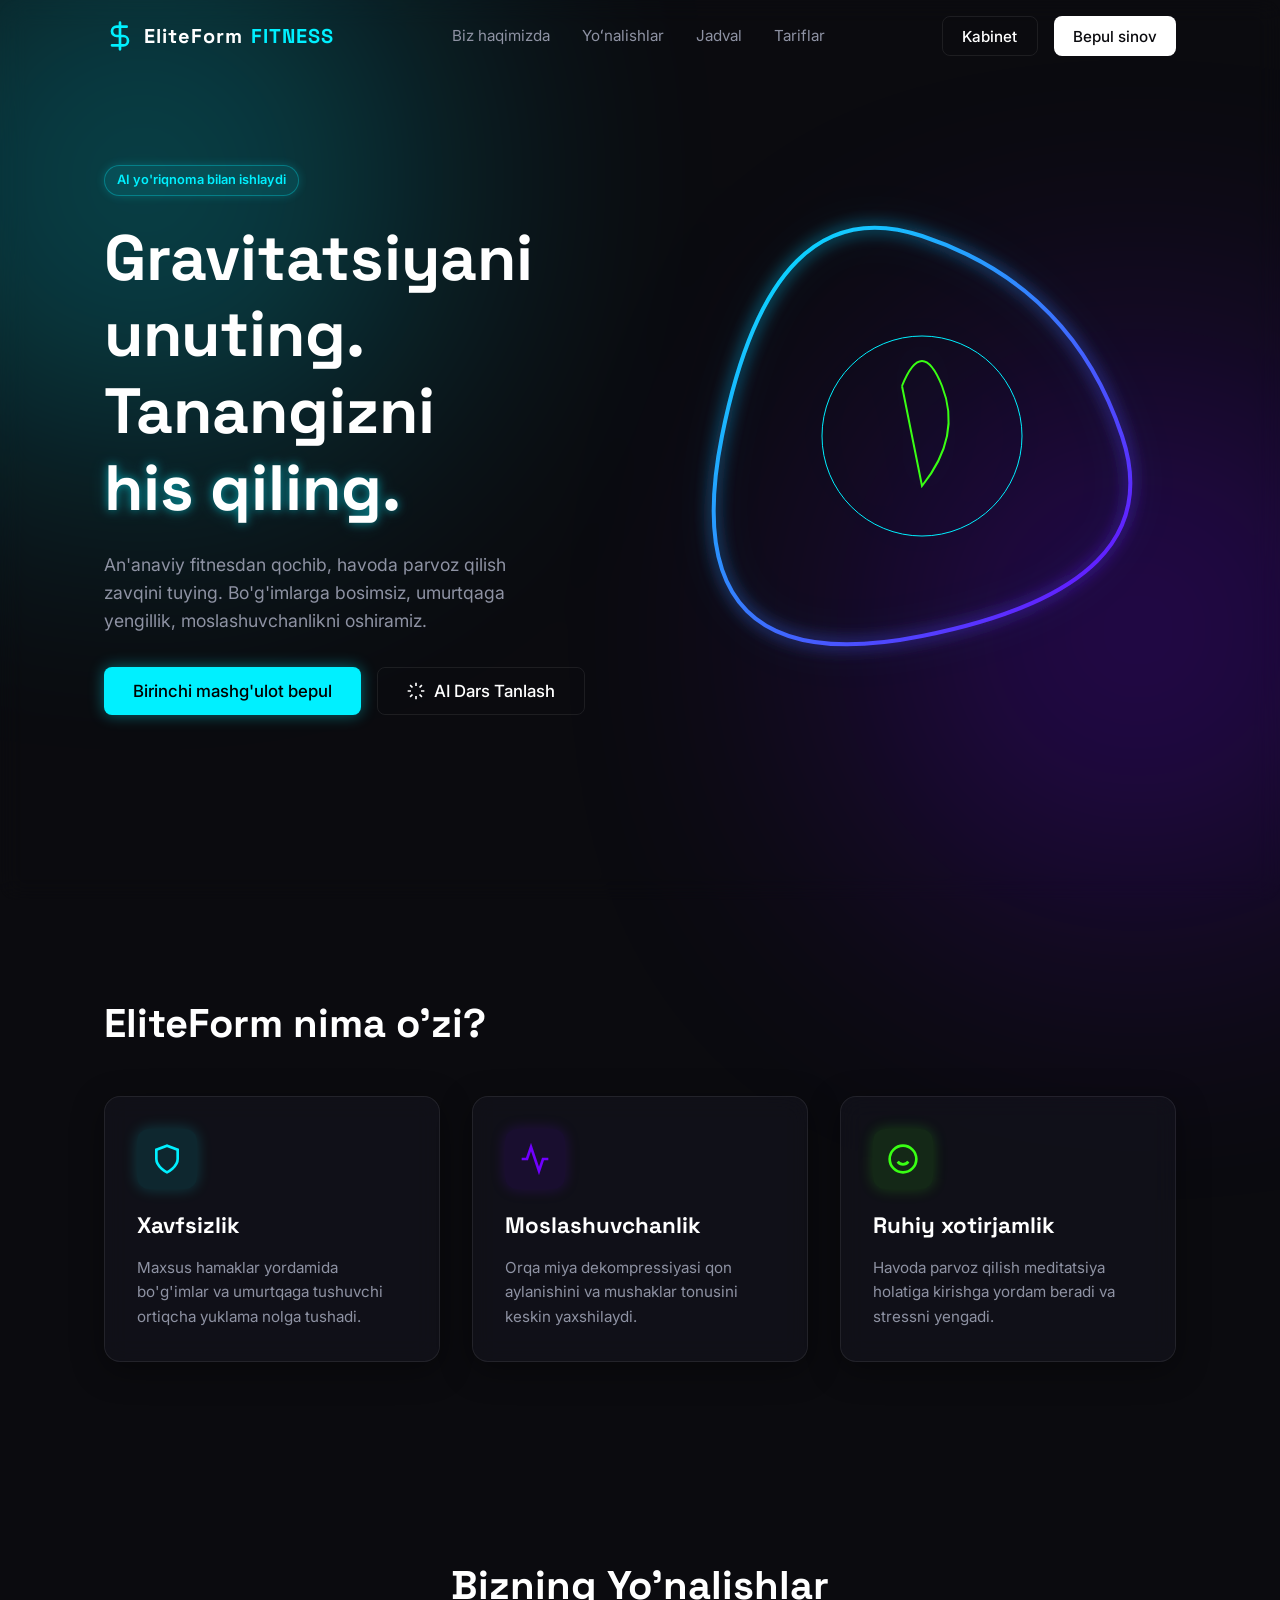
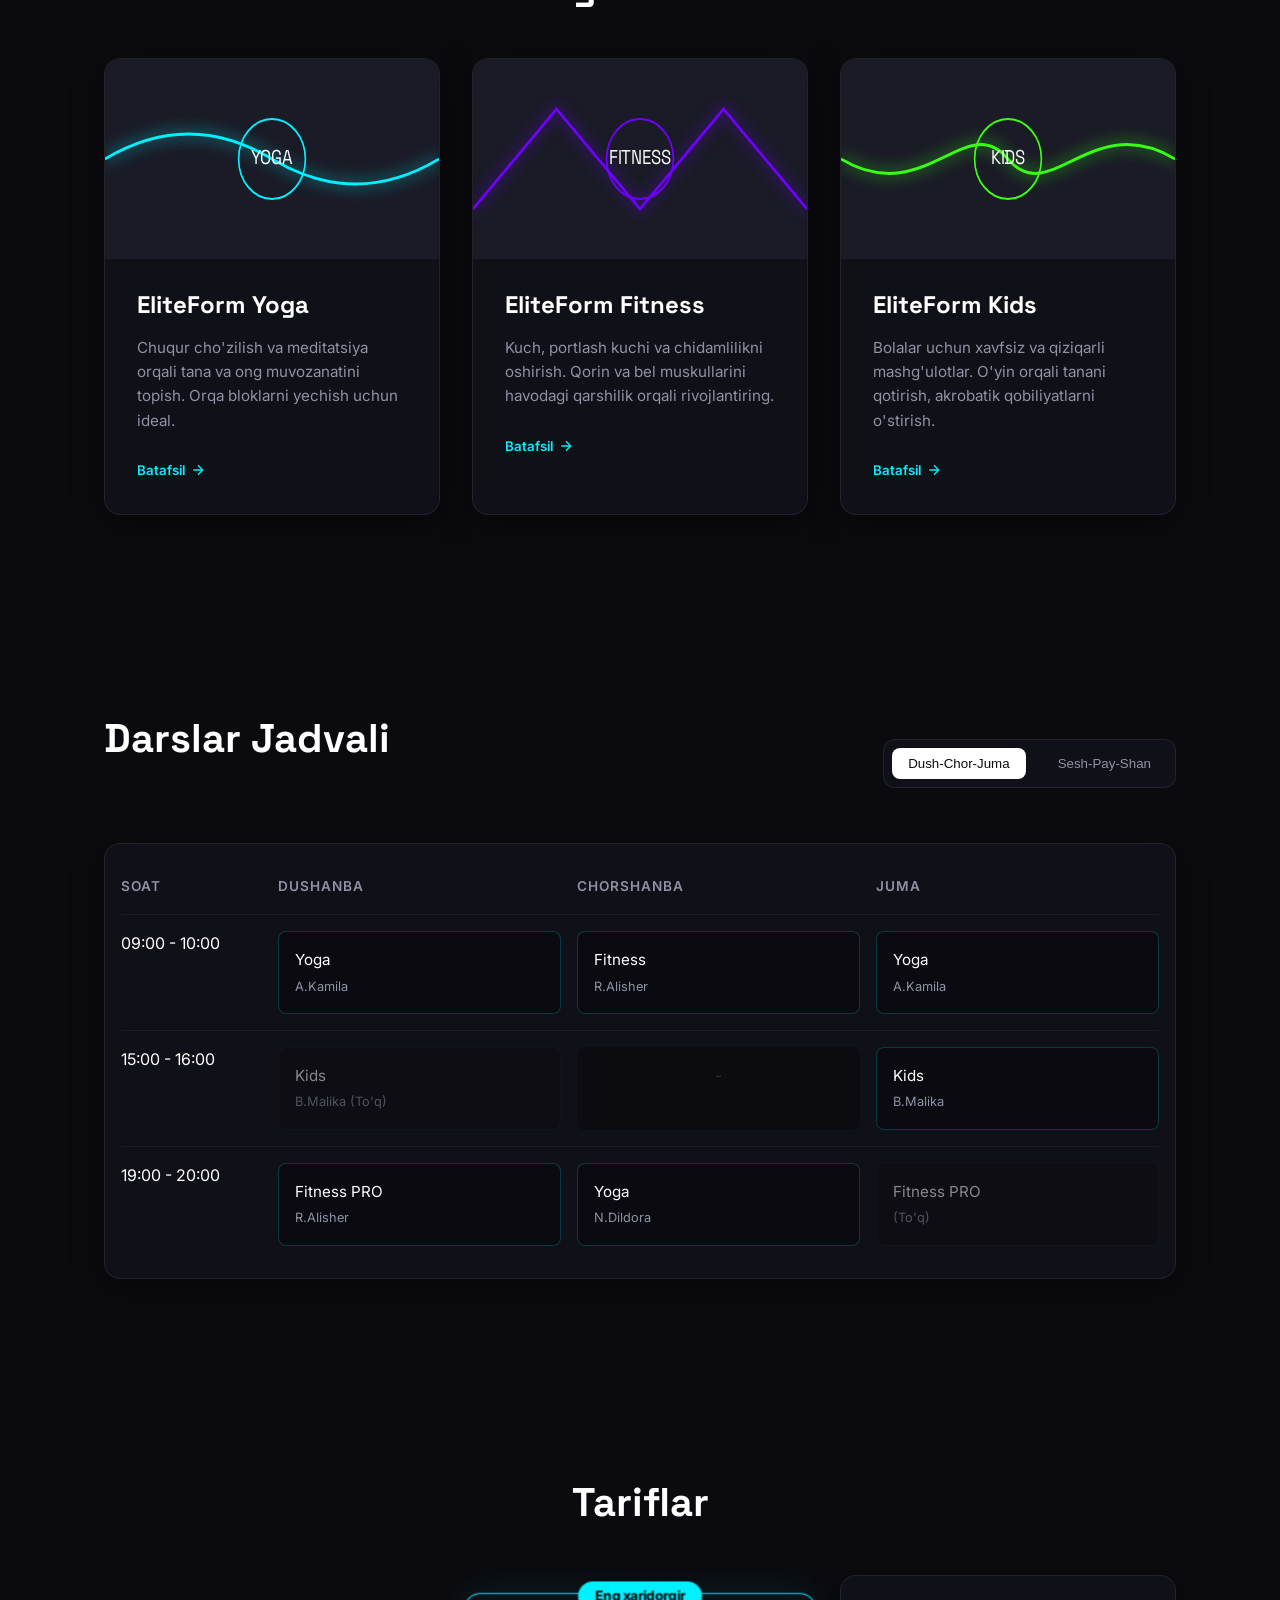
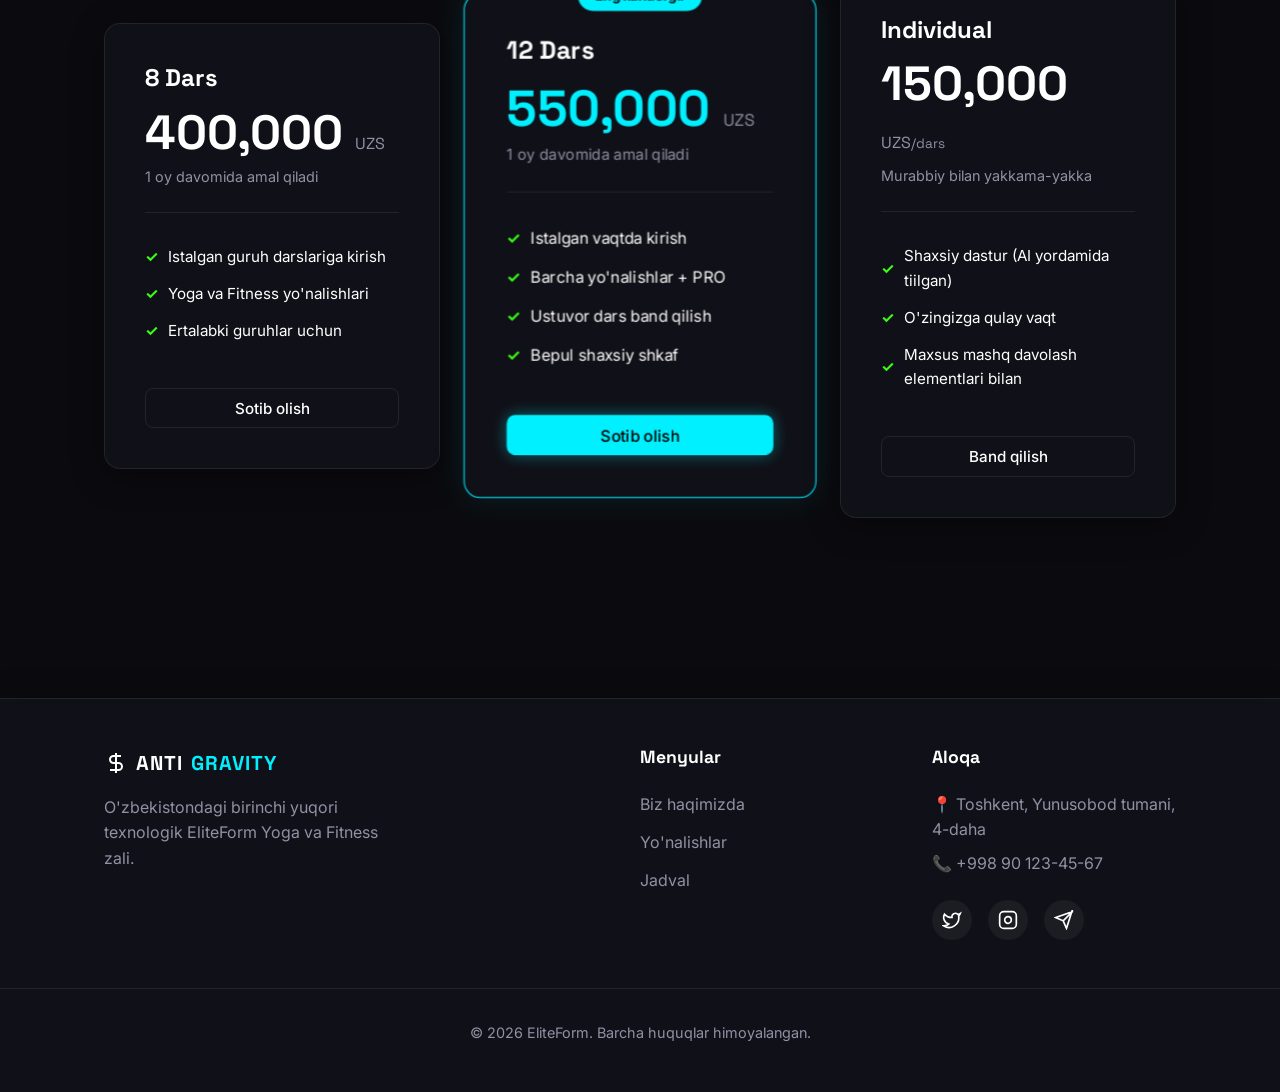
<file: index.html>
<!DOCTYPE html>
<html lang="en">

<head>
    <meta charset="UTF-8">
    <meta name="viewport" content="width=device-width, initial-scale=1.0">
    <meta name="description"
        content="EliteForm Fitness - Gravitatsiyani unuting va tanangizni his qiling. Maxsus havo yogasi va fitness markazi.">
    <title>EliteForm Fitness</title>
    <!-- Fonts: Space Grotesk / Inter -->
    <link rel="preconnect" href="https://fonts.googleapis.com">
    <link rel="preconnect" href="https://fonts.gstatic.com" crossorigin>
    <link
        href="https://fonts.googleapis.com/css2?family=Inter:wght@300;400;500;600&family=Space+Grotesk:wght@400;500;700&display=swap"
        rel="stylesheet">
    <link rel="stylesheet" href="./css/style.css">
    <!-- Google OAuth Script -->
    <script src="https://accounts.google.com/gsi/client" async defer></script>
</head>

<body>
    <!-- Background Decor Elements -->
    <div class="bg-glow glow-blue"></div>
    <div class="bg-glow glow-violet"></div>

    <!-- Navigation -->
    <nav class="navbar" id="navbar">
        <div class="container nav-content">
            <a href="#" class="logo">
                <svg width="32" height="32" viewBox="0 0 24 24" fill="none" stroke="currentColor" stroke-width="2"
                    stroke-linecap="round" stroke-linejoin="round" class="logo-icon">
                    <path d="M12 2v20M17 5H9.5a3.5 3.5 0 0 0 0 7h5a3.5 3.5 0 0 1 0 7H6" />
                </svg>
                EliteForm<span class="text-accent">FITNESS</span>
            </a>
            <ul class="nav-links">
                <li><a href="#about">Biz haqimizda</a></li>
                <li><a href="#directions">Yoʻnalishlar</a></li>
                <li><a href="#schedule">Jadval</a></li>
                <li><a href="#membership">Tariflar</a></li>
            </ul>
            <div class="nav-actions">
                <button class="btn btn-outline" id="btn-login">Kabinet</button>
                <button class="btn btn-primary" id="btn-hero-cta">Bepul sinov</button>
            </div>
            <!-- Mobile Menu Toggle -->
            <button class="mobile-menu-btn" id="mobile-menu-btn">
                <svg width="24" height="24" viewBox="0 0 24 24" fill="none" stroke="currentColor" stroke-width="2">
                    <path d="M3 12h18M3 6h18M3 18h18" />
                </svg>
            </button>
        </div>
    </nav>

    <!-- Hero Section -->
    <section class="hero glass-panel" id="home">
        <div class="container hero-container">
            <div class="hero-content">
                <div class="badge glow-badge">AI yo'riqnoma bilan ishlaydi</div>
                <h1 class="hero-title">Gravitatsiyani unuting. <br> Tanangizni <span class="text-glow">his
                        qiling.</span></h1>
                <p class="hero-desc">An'anaviy fitnesdan qochib, havoda parvoz qilish zavqini tuying. Bo'g'imlarga
                    bosimsiz, umurtqaga yengillik, moslashuvchanlikni oshiramiz.</p>
                <div class="hero-btns">
                    <button class="btn btn-primary btn-large glow-btn" id="btn-primary-cta">Birinchi mashg'ulot
                        bepul</button>
                    <button class="btn btn-outline btn-large" id="btn-ai-guide">
                        <svg width="20" height="20" viewBox="0 0 24 24" fill="none" stroke="currentColor"
                            stroke-width="2">
                            <path
                                d="M12 2v4m0 12v4M4.93 4.93l2.83 2.83m8.48 8.48l2.83 2.83M2 12h4m12 0h4M4.93 19.07l2.83-2.83m8.48-8.48l2.83-2.83" />
                        </svg>
                        AI Dars Tanlash
                    </button>
                </div>
            </div>
            <div class="hero-visual">
                <!-- Abstract Premium SVG Illustration -->
                <svg viewBox="0 0 500 500" class="hero-svg-art" xmlns="http://www.w3.org/2000/svg">
                    <defs>
                        <linearGradient id="grad1" x1="0%" y1="0%" x2="100%" y2="100%">
                            <stop offset="0%" style="stop-color:#00F0FF;stop-opacity:1" />
                            <stop offset="100%" style="stop-color:#7000FF;stop-opacity:1" />
                        </linearGradient>
                        <filter id="glow">
                            <feGaussianBlur stdDeviation="8" result="coloredBlur" />
                            <feMerge>
                                <feMergeNode in="coloredBlur" />
                                <feMergeNode in="SourceGraphic" />
                            </feMerge>
                        </filter>
                    </defs>
                    <path class="animated-path float" d="M250,50 Q400,100 450,250 T250,450 T50,250 T250,50 Z"
                        fill="none" stroke="url(#grad1)" stroke-width="4" filter="url(#glow)" />
                    <circle cx="250" cy="250" r="100" fill="none" stroke="#00F0FF" stroke-width="1"
                        class="pulse-circle" />
                    <path d="M 230 200 Q 250 150 270 200 T 250 300 Q 230 200 230 200" fill="none" stroke="#39FF14"
                        stroke-width="2" class="float-delay" />
                </svg>
            </div>
        </div>
    </section>

    <!-- About Section -->
    <section class="about" id="about">
        <div class="container fade-in">
            <h2 class="section-title">EliteForm nima o'zi?</h2>
            <div class="about-grid">
                <div class="about-card glass-panel">
                    <div class="icon-wrap glow-blue-icon">
                        <svg width="32" height="32" viewBox="0 0 24 24" fill="none" stroke="currentColor"
                            stroke-width="2">
                            <path d="M12 22s8-4 8-10V5l-8-3-8 3v7c0 6 8 10 8 10z" />
                        </svg>
                    </div>
                    <h3>Xavfsizlik</h3>
                    <p>Maxsus hamaklar yordamida bo'g'imlar va umurtqaga tushuvchi ortiqcha yuklama nolga tushadi.</p>
                </div>
                <div class="about-card glass-panel">
                    <div class="icon-wrap glow-violet-icon">
                        <svg width="32" height="32" viewBox="0 0 24 24" fill="none" stroke="currentColor"
                            stroke-width="2">
                            <path d="M22 12h-4l-3 9L9 3l-3 9H2" />
                        </svg>
                    </div>
                    <h3>Moslashuvchanlik</h3>
                    <p>Orqa miya dekompressiyasi qon aylanishini va mushaklar tonusini keskin yaxshilaydi.</p>
                </div>
                <div class="about-card glass-panel">
                    <div class="icon-wrap glow-green-icon">
                        <svg width="32" height="32" viewBox="0 0 24 24" fill="none" stroke="currentColor"
                            stroke-width="2">
                            <circle cx="12" cy="12" r="10" />
                            <path d="M8 14s1.5 2 4 2 4-2 4-2" />
                            <line x1="9" y1="9" x2="9.01" y2="9" />
                            <line x1="15" y1="9" x2="15.01" y2="9" />
                        </svg>
                    </div>
                    <h3>Ruhiy xotirjamlik</h3>
                    <p>Havoda parvoz qilish meditatsiya holatiga kirishga yordam beradi va stressni yengadi.</p>
                </div>
            </div>
        </div>
    </section>

    <!-- Directions Section -->
    <section class="directions" id="directions">
        <div class="container fade-in">
            <h2 class="section-title text-center">Bizning Yo'nalishlar</h2>
            <div class="cards-grid">
                <!-- Card 1 -->
                <div class="dir-card glass-panel group">
                    <div class="card-image-wrap">
                        <svg width="100%" height="200" viewBox="0 0 400 200" preserveAspectRatio="none">
                            <rect width="400" height="200" fill="#1A1B26" />
                            <path d="M0,100 Q100,50 200,100 T400,100" fill="none" stroke="#00F0FF" stroke-width="3"
                                filter="drop-shadow(0 0 8px #00F0FF)" />
                            <circle cx="200" cy="100" r="40" fill="none" stroke="#00F0FF" stroke-width="2" />
                            <text x="200" y="105" fill="#fff" font-size="20" font-family="Space Grotesk"
                                text-anchor="middle">YOGA</text>
                        </svg>
                    </div>
                    <div class="card-content">
                        <h3>EliteForm Yoga</h3>
                        <p>Chuqur cho'zilish va meditatsiya orqali tana va ong muvozanatini topish. Orqa bloklarni
                            yechish uchun ideal.</p>
                        <button class="link-btn">Batafsil <svg viewBox="0 0 24 24" width="16" height="16" fill="none"
                                stroke="currentColor" stroke-width="2">
                                <path d="M5 12h14M12 5l7 7-7 7" />
                            </svg></button>
                    </div>
                </div>
                <!-- Card 2 -->
                <div class="dir-card glass-panel group border-violet">
                    <div class="card-image-wrap">
                        <svg width="100%" height="200" viewBox="0 0 400 200" preserveAspectRatio="none">
                            <rect width="400" height="200" fill="#1A1B26" />
                            <path d="M0,150 L100,50 L200,150 L300,50 L400,150" fill="none" stroke="#7000FF"
                                stroke-width="3" filter="drop-shadow(0 0 8px #7000FF)" />
                            <circle cx="200" cy="100" r="40" fill="none" stroke="#7000FF" stroke-width="2" />
                            <text x="200" y="105" fill="#fff" font-size="20" font-family="Space Grotesk"
                                text-anchor="middle">FITNESS</text>
                        </svg>
                    </div>
                    <div class="card-content">
                        <h3>EliteForm Fitness</h3>
                        <p>Kuch, portlash kuchi va chidamlilikni oshirish. Qorin va bel muskullarini havodagi qarshilik
                            orqali rivojlantiring.</p>
                        <button class="link-btn text-violet">Batafsil <svg viewBox="0 0 24 24" width="16" height="16"
                                fill="none" stroke="currentColor" stroke-width="2">
                                <path d="M5 12h14M12 5l7 7-7 7" />
                            </svg></button>
                    </div>
                </div>
                <!-- Card 3 -->
                <div class="dir-card glass-panel group border-green">
                    <div class="card-image-wrap">
                        <svg width="100%" height="200" viewBox="0 0 400 200" preserveAspectRatio="none">
                            <rect width="400" height="200" fill="#1A1B26" />
                            <path d="M0,100 C100,150 150,50 200,100 S300,50 400,100" fill="none" stroke="#39FF14"
                                stroke-width="3" filter="drop-shadow(0 0 8px #39FF14)" />
                            <circle cx="200" cy="100" r="40" fill="none" stroke="#39FF14" stroke-width="2" />
                            <text x="200" y="105" fill="#fff" font-size="20" font-family="Space Grotesk"
                                text-anchor="middle">KIDS</text>
                        </svg>
                    </div>
                    <div class="card-content">
                        <h3>EliteForm Kids</h3>
                        <p>Bolalar uchun xavfsiz va qiziqarli mashg'ulotlar. O'yin orqali tanani qotirish, akrobatik
                            qobiliyatlarni o'stirish.</p>
                        <button class="link-btn text-green">Batafsil <svg viewBox="0 0 24 24" width="16" height="16"
                                fill="none" stroke="currentColor" stroke-width="2">
                                <path d="M5 12h14M12 5l7 7-7 7" />
                            </svg></button>
                    </div>
                </div>
            </div>
        </div>
    </section>

    <!-- Schedule Section -->
    <section class="schedule" id="schedule">
        <div class="container fade-in">
            <div class="schedule-header">
                <h2 class="section-title">Darslar Jadvali</h2>
                <div class="calendar-controls">
                    <button class="cal-btn active">Dush-Chor-Juma</button>
                    <button class="cal-btn">Sesh-Pay-Shan</button>
                </div>
            </div>

            <div class="schedule-table glass-panel">
                <div class="table-row table-head">
                    <div>Soat</div>
                    <div>Dushanba</div>
                    <div>Chorshanba</div>
                    <div>Juma</div>
                </div>
                <div class="table-row">
                    <div class="time">09:00 - 10:00</div>
                    <div class="slot bookable" data-lesson="Yoga (A.Kamila)">Yoga <span
                            class="slot-trainer">A.Kamila</span></div>
                    <div class="slot bookable" data-lesson="Fitness (R.Alisher)">Fitness <span
                            class="slot-trainer">R.Alisher</span></div>
                    <div class="slot bookable" data-lesson="Yoga (A.Kamila)">Yoga <span
                            class="slot-trainer">A.Kamila</span></div>
                </div>
                <div class="table-row">
                    <div class="time">15:00 - 16:00</div>
                    <div class="slot full">Kids <span class="slot-trainer">B.Malika (To'q)</span></div>
                    <div class="slot empty">-</div>
                    <div class="slot bookable" data-lesson="Kids (B.Malika)">Kids <span
                            class="slot-trainer">B.Malika</span></div>
                </div>
                <div class="table-row">
                    <div class="time">19:00 - 20:00</div>
                    <div class="slot bookable" data-lesson="Fitness PRO (R.Alisher)">Fitness PRO <span
                            class="slot-trainer">R.Alisher</span></div>
                    <div class="slot bookable" data-lesson="Yoga (N.Dildora)">Yoga <span
                            class="slot-trainer">N.Dildora</span></div>
                    <div class="slot full">Fitness PRO <span class="slot-trainer">(To'q)</span></div>
                </div>
            </div>
        </div>
    </section>

    <!-- Membership / Pricing -->
    <section class="membership" id="membership">
        <div class="container fade-in">
            <h2 class="section-title text-center">Tariflar</h2>
            <div class="pricing-grid">
                <!-- Basic -->
                <div class="pricing-card glass-panel">
                    <h4>8 Dars</h4>
                    <div class="price">400,000 <span>UZS</span></div>
                    <p class="price-desc">1 oy davomida amal qiladi</p>
                    <ul class="features-list">
                        <li>Istalgan guruh darslariga kirish</li>
                        <li>Yoga va Fitness yo'nalishlari</li>
                        <li>Ertalabki guruhlar uchun</li>
                    </ul>
                    <button class="btn btn-outline w-100 btn-pay" data-plan="8_dars">Sotib olish</button>
                </div>
                <!-- VIP / Pro -->
                <div class="pricing-card glass-panel highlight border-blue relative">
                    <div class="popular-badge">Eng xaridorgir</div>
                    <h4>12 Dars</h4>
                    <div class="price text-accent">550,000 <span>UZS</span></div>
                    <p class="price-desc">1 oy davomida amal qiladi</p>
                    <ul class="features-list">
                        <li>Istalgan vaqtda kirish</li>
                        <li>Barcha yo'nalishlar + PRO</li>
                        <li>Ustuvor dars band qilish</li>
                        <li>Bepul shaxsiy shkaf</li>
                    </ul>
                    <button class="btn btn-primary w-100 glow-btn btn-pay" data-plan="12_dars">Sotib olish</button>
                </div>
                <!-- Individual -->
                <div class="pricing-card glass-panel">
                    <h4>Individual</h4>
                    <div class="price">150,000 <span>UZS</span><span class="per-lesson">/dars</span></div>
                    <p class="price-desc">Murabbiy bilan yakkama-yakka</p>
                    <ul class="features-list">
                        <li>Shaxsiy dastur (AI yordamida tiilgan)</li>
                        <li>O'zingizga qulay vaqt</li>
                        <li>Maxsus mashq davolash elementlari bilan</li>
                    </ul>
                    <button class="btn btn-outline w-100 btn-pay" data-plan="individual">Band qilish</button>
                </div>
            </div>
        </div>
    </section>

    <!-- Footer -->
    <footer class="footer border-top glass-panel">
        <div class="container footer-content">
            <div class="footer-brand">
                <a href="#" class="logo">
                    <svg width="24" height="24" viewBox="0 0 24 24" fill="none" stroke="currentColor" stroke-width="2">
                        <path d="M12 2v20M17 5H9.5a3.5 3.5 0 0 0 0 7h5a3.5 3.5 0 0 1 0 7H6" />
                    </svg>
                    ANTI<span class="text-accent">GRAVITY</span>
                </a>
                <p>O'zbekistondagi birinchi yuqori texnologik EliteForm Yoga va Fitness zali.</p>
            </div>
            <div class="footer-links">
                <h4>Menyular</h4>
                <ul>
                    <li><a href="#about">Biz haqimizda</a></li>
                    <li><a href="#directions">Yo'nalishlar</a></li>
                    <li><a href="#schedule">Jadval</a></li>
                </ul>
            </div>
            <div class="footer-contact">
                <h4>Aloqa</h4>
                <p>📍 Toshkent, Yunusobod tumani, 4-daha</p>
                <p>📞 +998 90 123-45-67</p>
                <div class="social-icons">
                    <a href="#" class="social-link"><svg width="20" height="20" viewBox="0 0 24 24" fill="none"
                            stroke="currentColor" stroke-width="2">
                            <path
                                d="M22 4s-.7 2.1-2 3.4c1.6 10-9.4 17.3-18 11.6 2.2.1 4.4-.6 6-2C3 15.5.5 9.6 3 5c2.2 2.6 5.6 4.1 9 4-.9-4.2 4-6.6 7-3.8 1.1 0 3-1.2 3-1.2z" />
                        </svg></a>
                    <a href="#" class="social-link"><svg width="20" height="20" viewBox="0 0 24 24" fill="none"
                            stroke="currentColor" stroke-width="2">
                            <rect x="2" y="2" width="20" height="20" rx="5" ry="5" />
                            <path d="M16 11.37A4 4 0 1 1 12.63 8 4 4 0 0 1 16 11.37z" />
                            <line x1="17.5" y1="6.5" x2="17.51" y2="6.5" />
                        </svg></a>
                    <!-- Telegram Icon -->
                    <a href="#" class="social-link"><svg width="20" height="20" viewBox="0 0 24 24" fill="none"
                            stroke="currentColor" stroke-width="2">
                            <path d="M22 2L11 13m11-11L2 9l9 4 4 9 7-22z" />
                        </svg></a>
                </div>
            </div>
        </div>
        <div class="footer-bottom">
            <p>&copy; 2026 EliteForm. Barcha huquqlar himoyalangan.</p>
        </div>
    </footer>

    <!-- MODALS -->

    <!-- Registration / Auth Modal -->
    <div class="modal" id="reg-modal">
        <div class="modal-content glass-panel text-center">
            <button class="close-modal">&times;</button>
            <h3 class="modal-title">Xush kelibsiz!</h3>
            <p>Ro'yxatdan o'tish yoki tizimga kirish uchun Google hisobingizdan foydalaning.</p>

            <div style="display: flex; justify-content: center; margin-top: 20px;">
                <!-- Custom Google Sign-In Button -->
                <button class="btn btn-google" id="custom-google-btn">
                    <svg viewBox="0 0 24 24" width="20" height="20" xmlns="http://www.w3.org/2000/svg">
                        <path
                            d="M22.56 12.25c0-.78-.07-1.53-.2-2.25H12v4.26h5.92c-.26 1.37-1.04 2.53-2.21 3.31v2.77h3.57c2.08-1.92 3.28-4.74 3.28-8.09z"
                            fill="#4285F4" />
                        <path
                            d="M12 23c2.97 0 5.46-.98 7.28-2.66l-3.57-2.77c-.98.66-2.23 1.06-3.71 1.06-2.86 0-5.29-1.93-6.16-4.53H2.18v2.84C3.99 20.53 7.7 23 12 23z"
                            fill="#34A853" />
                        <path
                            d="M5.84 14.09c-.22-.66-.35-1.36-.35-2.09s.13-1.43.35-2.09V7.07H2.18C1.43 8.55 1 10.22 1 12s.43 3.45 1.18 4.93l2.85-2.22.81-.62z"
                            fill="#FBBC05" />
                        <path
                            d="M12 5.38c1.62 0 3.06.56 4.21 1.64l3.15-3.15C17.45 2.09 14.97 1 12 1 7.7 1 3.99 3.47 2.18 7.07l3.66 2.84c.87-2.6 3.3-4.53 6.16-4.53z"
                            fill="#EA4335" />
                    </svg>
                    Google orqali kiring
                </button>
            </div>

            <p class="text-sm text-gray" style="margin-top: 20px;">Tizimga kirish orqali siz ommaviy ofertaga rozilik
                bildirasiz.</p>
        </div>
    </div>

    <!-- AI Lesson Guide Modal -->
    <div class="modal" id="ai-modal">
        <div class="modal-content glass-panel border-violet">
            <button class="close-modal">&times;</button>
            <h3 class="modal-title text-violet"><svg viewBox="0 0 24 24" width="20" height="20" fill="none"
                    stroke="currentColor" stroke-width="2" style="vertical-align: middle; margin-right: 5px;">
                    <path
                        d="M12 2v4m0 12v4M4.93 4.93l2.83 2.83m8.48 8.48l2.83 2.83M2 12h4m12 0h4M4.93 19.07l2.83-2.83m8.48-8.48l2.83-2.83" />
                </svg> AI Maslahatchi</h3>
            <p>Maqsadingiz va holatingizni ayting, men sizga yo'nalish topib beraman.</p>
            <div id="ai-chat-body" class="ai-chat-body">
                <div class="chat-bubble bot">Salom! Men sizning shaxsiy ozish bo'yicha AI yordamchingizman. To'g'ri
                    standartni hisoblashim uchun bo'yingiz va vazningizni ayting (Masalan: "Bo'yim 170, vaznim 80").
                </div>
            </div>
            <form id="ai-form" class="ai-form">
                <input type="text" id="ai-input" placeholder="Shu yerga yozing..." required autocomplete="off">
                <button type="submit">→</button>
            </form>
        </div>
    </div>

    <!-- Dashboard/Cabinet Overlay (Mockup) -->
    <div class="panel-overlay" id="dashboard-panel">
        <div class="dashboard-sidebar glass-panel">
            <button class="close-panel" id="close-dashboard">&times;</button>
            <div class="user-info">
                <div class="avatar" id="user-avatar-display">
                    <svg viewBox="0 0 24 24" width="32" height="32" fill="none" stroke="currentColor" stroke-width="2">
                        <path d="M20 21v-2a4 4 0 0 0-4-4H8a4 4 0 0 0-4 4v2" />
                        <circle cx="12" cy="7" r="4" />
                    </svg>
                </div>
                <div>
                    <h4 id="user-name-display">Foydalanuvchi</h4>
                    <p class="text-sm text-gray" id="user-email-display">Elektron pochta</p>
                </div>
            </div>

            <div class="dash-stats">
                <div class="stat-box">
                    <span class="val">5</span>
                    <span class="label">Qolgan dars</span>
                </div>
                <div class="stat-box">
                    <span class="val">Erta</span>
                    <span class="label">Keyingi qatnash.</span>
                </div>
                <div class="dash-schedule mt-3">
                    <h5 class="mb-2 text-gray"
                        style="font-size: 0.9rem; text-transform: uppercase; letter-spacing: 1px;">Navbatdagi dars</h5>
                    <div class="schedule-card premium-card">
                        <div class="card-header">
                            <span class="badge glow-badge text-xs"
                                style="margin-bottom: 8px; display: inline-block;">Tasdiqlangan</span>
                            <h4 class="text-glow" style="margin: 0; font-size: 1.1rem;">EliteForm Yoga</h4>
                        </div>

                        <div class="card-details" style="margin: 15px 0;">
                            <div class="detail-row">
                                <svg width="16" height="16" viewBox="0 0 24 24" fill="none" stroke="currentColor"
                                    stroke-width="2" class="text-gray">
                                    <rect x="3" y="4" width="18" height="18" rx="2" ry="2" />
                                    <line x1="16" y1="2" x2="16" y2="6" />
                                    <line x1="8" y1="2" x2="8" y2="6" />
                                    <line x1="3" y1="10" x2="21" y2="10" />
                                </svg>
                                <span>Ertaga, Dushanba</span>
                            </div>
                            <div class="detail-row">
                                <svg width="16" height="16" viewBox="0 0 24 24" fill="none" stroke="currentColor"
                                    stroke-width="2" class="text-gray">
                                    <circle cx="12" cy="12" r="10" />
                                    <polyline points="12 6 12 12 16 14" />
                                </svg>
                                <span>09:00 - 10:00</span>
                            </div>
                            <div class="detail-row">
                                <svg width="16" height="16" viewBox="0 0 24 24" fill="none" stroke="currentColor"
                                    stroke-width="2" class="text-gray">
                                    <path d="M20 21v-2a4 4 0 0 0-4-4H8a4 4 0 0 0-4 4v2" />
                                    <circle cx="12" cy="7" r="4" />
                                </svg>
                                <span>A.Kamila (Ekspert o'qituvchi)</span>
                            </div>
                        </div>

                        <div style="display:flex; gap:10px; margin-top: 15px;">
                            <button class="btn btn-outline text-sm" style="flex: 1; padding: 8px;">Bekor qilish</button>
                            <button id="btn-tg-receipt" class="btn btn-primary glow-btn text-sm"
                                style="flex: 1; padding: 8px; background: rgba(0, 240, 255, 0.1); color: var(--neon-blue); border: 1px solid var(--neon-blue);">Telegram
                                Kvit.</button>
                        </div>
                    </div>
                </div>
                <div class="qr-code-box mt-3 text-center">
                    <p class="text-sm text-gray m-b">Zalga kirish QR kodi</p>
                    <svg width="100" height="100" viewBox="0 0 100 100">
                        <rect width="100" height="100" fill="#fff" rx="5" />
                        <path d="M10 10h30v30H10zm10 10h10v10H20z" fill="#0B0B0F" />
                        <path d="M60 10h30v30H60zm10 10h10v10H70z" fill="#0B0B0F" />
                        <path d="M10 60h30v30H10zm10 10h10v10H20z" fill="#0B0B0F" />
                        <path d="M50 50h10v10H50zM70 50h10v10H70zM50 70h10v10H50zM80 80h10v10H80zM60 60h10v10H60z"
                            fill="#0B0B0F" />
                    </svg>
                </div>

                <button class="btn btn-outline w-100 mt-auto btn-logout">Chiqish</button>
            </div>
        </div>

        <script src="./js/app.js"></script>
</body>

</html>
</file>
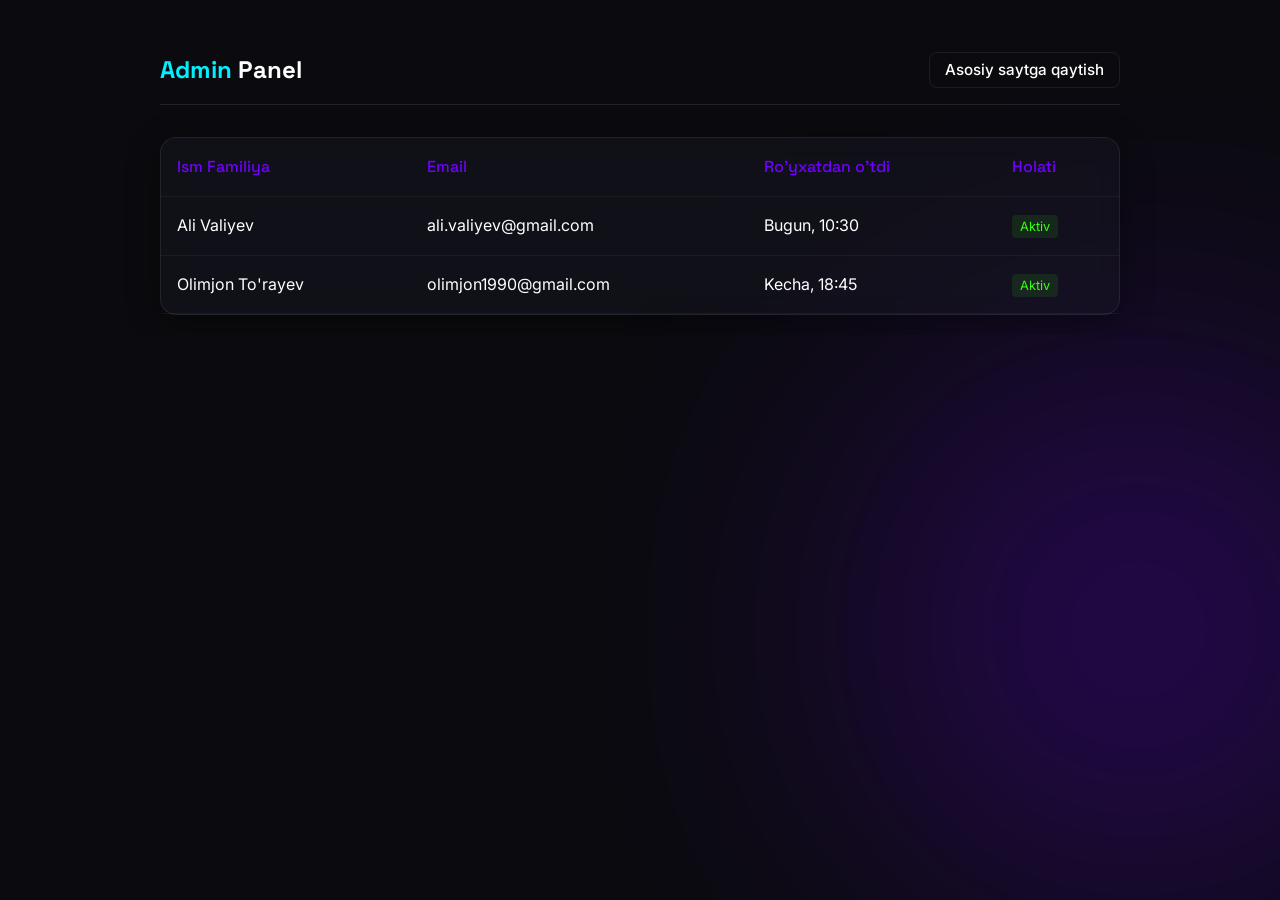
<file: admin.html>
<!DOCTYPE html>
<html lang="en">

<head>
    <meta charset="UTF-8">
    <meta name="viewport" content="width=device-width, initial-scale=1.0">
    <title>Admin Panel - Fytnes</title>
    <link
        href="https://fonts.googleapis.com/css2?family=Inter:wght@300;400;500;600&family=Space+Grotesk:wght@400;500;700&display=swap"
        rel="stylesheet">
    <link rel="stylesheet" href="./css/style.css">
    <style>
        body {
            padding-top: 2rem;
        }

        .admin-container {
            max-width: 1000px;
            margin: 0 auto;
            padding: 20px;
        }

        .admin-header {
            display: flex;
            justify-content: space-between;
            align-items: center;
            margin-bottom: 2rem;
            padding-bottom: 1rem;
            border-bottom: 1px solid rgba(255, 255, 255, 0.1);
        }

        .user-table {
            width: 100%;
            border-collapse: collapse;
        }

        .user-table th,
        .user-table td {
            padding: 1rem;
            text-align: left;
            border-bottom: 1px solid rgba(255, 255, 255, 0.05);
        }

        .user-table th {
            color: #7000FF;
            font-family: 'Space Grotesk', sans-serif;
            font-weight: 500;
        }

        .user-table tr:hover {
            background: rgba(255, 255, 255, 0.02);
        }

        .status-active {
            color: #39FF14;
            background: rgba(57, 255, 20, 0.1);
            padding: 4px 8px;
            border-radius: 4px;
            font-size: 0.8rem;
        }
    </style>
</head>

<body>
    <div class="bg-glow glow-violet"></div>
    <div class="admin-container">
        <div class="admin-header">
            <h2><span class="text-accent">Admin</span> Panel</h2>
            <a href="index.html" class="btn btn-outline" style="padding: 5px 15px;">Asosiy saytga qaytish</a>
        </div>

        <div class="glass-panel" style="padding: 0;">
            <table class="user-table">
                <thead>
                    <tr>
                        <th>Ism Familiya</th>
                        <th>Email</th>
                        <th>Ro'yxatdan o'tdi</th>
                        <th>Holati</th>
                    </tr>
                </thead>
                <tbody id="admin-user-list">
                    <!-- Namuna malumotlar -->
                    <tr>
                        <td>Ali Valiyev</td>
                        <td>ali.valiyev@gmail.com</td>
                        <td>Bugun, 10:30</td>
                        <td><span class="status-active">Aktiv</span></td>
                    </tr>
                    <tr>
                        <td>Olimjon To'rayev</td>
                        <td>olimjon1990@gmail.com</td>
                        <td>Kecha, 18:45</td>
                        <td><span class="status-active">Aktiv</span></td>
                    </tr>
                </tbody>
            </table>
        </div>
    </div>
</body>

</html>
</file>
<file: css/style.css>
/* ===============
   CSS VARIABLES & RESET
   =============== */
:root {
    --bg-main: #0B0B0F;
    --bg-panel: rgba(26, 27, 38, 0.4);
    --bg-panel-solid: #1A1B26;
    --border-color: rgba(255, 255, 255, 0.08);
    --text-main: #FFFFFF;
    --text-muted: #8E92A3;
    
    /* Neon Accents */
    --accent-blue: #00F0FF;
    --accent-violet: #7000FF;
    --accent-green: #39FF14;
    --accent-red: #FF3366;

    --font-heading: 'Space Grotesk', sans-serif;
    --font-body: 'Inter', sans-serif;

    --transition: all 0.3s ease;
}

* {
    margin: 0;
    padding: 0;
    box-sizing: border-box;
}

html {
    scroll-behavior: smooth;
    overflow-x: hidden;
}

body {
    background-color: var(--bg-main);
    color: var(--text-main);
    font-family: var(--font-body);
    line-height: 1.6;
    overflow-x: hidden;
}

/* Typography Utilities */
h1, h2, h3, h4, h5, h6 {
    font-family: var(--font-heading);
    font-weight: 700;
    line-height: 1.2;
}

.text-accent { color: var(--accent-blue); }
.text-violet { color: var(--accent-violet); }
.text-green { color: var(--accent-green); }
.text-red { color: var(--accent-red); }
.text-gray { color: var(--text-muted); }
.text-center { text-align: center; }
.text-sm { font-size: 0.85rem; }
.m-b { margin-bottom: 1rem; }
.mt-2 { margin-top: 1rem; }
.mt-3 { margin-top: 1.5rem; }
.mt-auto { margin-top: auto; }
.w-100 { width: 100%; }

a {
    text-decoration: none;
    color: inherit;
}

ul {
    list-style: none;
}

.container {
    max-width: 1200px;
    margin: 0 auto;
    padding: 0 5%;
}

/* ===============
   GLOBAL CLASSES & GLASSMORPHISM
   =============== */
.glass-panel {
    background: var(--bg-panel);
    backdrop-filter: blur(12px);
    -webkit-backdrop-filter: blur(12px);
    border: 1px solid var(--border-color);
    border-radius: 16px;
    box-shadow: 0 8px 32px 0 rgba(0, 0, 0, 0.37);
}

.bg-glow {
    position: fixed;
    width: 60vh;
    height: 60vh;
    border-radius: 50%;
    filter: blur(140px);
    z-index: -1;
    opacity: 0.3;
}
.glow-blue {
    top: -10%;
    left: -10%;
    background: var(--accent-blue);
}
.glow-violet {
    top: 40%;
    right: -10%;
    background: var(--accent-violet);
}

/* Buttons */
.btn {
    display: inline-flex;
    align-items: center;
    justify-content: center;
    gap: 8px;
    padding: 0.6rem 1.2rem;
    font-family: var(--font-body);
    font-weight: 500;
    font-size: 0.95rem;
    border-radius: 8px;
    cursor: pointer;
    transition: var(--transition);
    border: none;
}
.btn-large {
    padding: 0.8rem 1.8rem;
    font-size: 1.05rem;
}
.btn-primary {
    background: var(--text-main);
    color: var(--bg-main);
}
.btn-primary:hover {
    background: #e0e0e0;
}
.btn-outline {
    background: transparent;
    color: var(--text-main);
    border: 1px solid var(--border-color);
}
.btn-outline:hover {
    background: rgba(255,255,255,0.05);
}

.glow-btn {
    background: var(--accent-blue);
    color: #000;
    border: none;
    box-shadow: 0 0 15px rgba(0, 240, 255, 0.4);
}
.glow-btn:hover {
    background: #00d4ff;
    box-shadow: 0 0 25px rgba(0, 240, 255, 0.7);
}

.btn-google {
    background: #ffffff;
    color: #3c4043;
    border: 1px solid #dadce0;
    box-shadow: 0 1px 2px 0 rgba(60,64,67,0.3), 0 1px 3px 1px rgba(60,64,67,0.15);
    font-weight: 500;
    font-size: 1rem;
    padding: 0.7rem 1.5rem;
    display: flex;
    align-items: center;
    justify-content: center;
    gap: 12px;
    width: 100%;
    border-radius: 8px;
    transition: all 0.2s ease;
}

.btn-google:hover {
    background: #f8f9fa;
    box-shadow: 0 1px 3px 0 rgba(60,64,67,0.3), 0 4px 8px 3px rgba(60,64,67,0.15);
}

.badge {
    display: inline-block;
    padding: 4px 12px;
    border-radius: 20px;
    font-size: 0.8rem;
    font-weight: 600;
    margin-bottom: 1.5rem;
}
.glow-badge {
    background: rgba(0, 240, 255, 0.1);
    color: var(--accent-blue);
    border: 1px solid rgba(0, 240, 255, 0.3);
    box-shadow: 0 0 10px rgba(0, 240, 255, 0.2);
}

/* Forms */
.input-group {
    margin-bottom: 1rem;
}
.input-group label {
    display: block;
    margin-bottom: 0.5rem;
    font-size: 0.9rem;
    color: var(--text-muted);
}
.input-group input {
    width: 100%;
    padding: 0.8rem;
    border-radius: 8px;
    border: 1px solid var(--border-color);
    background: rgba(0,0,0,0.2);
    color: white;
    font-family: inherit;
    transition: var(--transition);
}
.input-group input:focus {
    outline: none;
    border-color: var(--accent-blue);
    box-shadow: 0 0 8px rgba(0, 240, 255, 0.2);
}

/* Animations */
.fade-in {
    opacity: 0;
    transform: translateY(30px);
    transition: opacity 0.8s ease, transform 0.8s ease;
}
.fade-in.appear {
    opacity: 1;
    transform: translateY(0);
}

/* SVG Art Animations */
.float {
    animation: floatAnim 10s ease-in-out infinite;
}
.float-delay {
    animation: floatAnim 8s ease-in-out infinite 2s;
}
.pulse-circle {
    animation: pulseAnim 4s infinite alternate;
}
@keyframes floatAnim {
    0%, 100% { transform: translateY(0) scale(1); }
    50% { transform: translateY(-20px) scale(1.02); }
}
@keyframes pulseAnim {
    0% { transform: scale(0.95); opacity: 0.6; }
    100% { transform: scale(1.05); opacity: 1; box-shadow: inset 0 0 20px rgba(0,240,255,0.5); }
}


/* ===============
   COMPONENTS
   =============== */

/* Navbar */
.navbar {
    position: fixed;
    top: 0;
    width: 100%;
    padding: 1rem 0;
    z-index: 100;
    transition: var(--transition);
    border-bottom: 1px solid transparent;
}
.navbar.scrolled {
    background: rgba(11, 11, 15, 0.8);
    backdrop-filter: blur(12px);
    border-bottom: 1px solid var(--border-color);
}
.nav-content {
    display: flex;
    justify-content: space-between;
    align-items: center;
}
.logo {
    display: flex;
    align-items: center;
    gap: 8px;
    font-family: var(--font-heading);
    font-size: 1.25rem;
    font-weight: 700;
    letter-spacing: 1px;
}
.logo-icon {
    color: var(--accent-blue);
}
.nav-links {
    display: flex;
    gap: 2rem;
}
.nav-links a {
    font-size: 0.95rem;
    color: var(--text-muted);
    transition: var(--transition);
}
.nav-links a:hover {
    color: var(--text-main);
}
.nav-actions {
    display: flex;
    gap: 1rem;
}
.mobile-menu-btn {
    display: none;
    background: none;
    border: none;
    color: white;
    cursor: pointer;
}

/* Hero Section */
.hero {
    min-height: 100vh;
    display: flex;
    align-items: center;
    padding-top: 80px;
    border: none;
    background: transparent;
    box-shadow: none;
}
.hero-container {
    display: grid;
    grid-template-columns: 1fr 1fr;
    gap: 4rem;
    align-items: center;
}
.hero-title {
    font-size: 4rem;
    margin-bottom: 1.5rem;
}
.text-glow {
    position: relative;
    display: inline-block;
    color: #fff;
    text-shadow: 0 0 10px rgba(0, 240, 255, 0.5), 0 0 20px rgba(0, 240, 255, 0.2);
}
.hero-desc {
    font-size: 1.1rem;
    color: var(--text-muted);
    margin-bottom: 2rem;
    max-width: 90%;
}
.hero-btns {
    display: flex;
    gap: 1rem;
}
.hero-svg-art {
    width: 100%;
    max-width: 500px;
    filter: drop-shadow(0 0 20px rgba(0, 240, 255, 0.15));
}

/* Generic Section Styles */
section {
    padding: 100px 0;
}
.section-title {
    font-size: 2.5rem;
    margin-bottom: 3rem;
}

/* About Section */
.about-grid {
    display: grid;
    grid-template-columns: repeat(auto-fit, minmax(300px, 1fr));
    gap: 2rem;
}
.about-card {
    padding: 2rem;
    transition: transform 0.3s ease;
}
.about-card:hover {
    transform: translateY(-5px);
}
.icon-wrap {
    width: 60px;
    height: 60px;
    border-radius: 12px;
    display: flex;
    align-items: center;
    justify-content: center;
    margin-bottom: 1.5rem;
}
.glow-blue-icon { background: rgba(0,240,255,0.1); color: var(--accent-blue); box-shadow: 0 0 15px rgba(0,240,255,0.2); }
.glow-violet-icon { background: rgba(112,0,255,0.1); color: var(--accent-violet); box-shadow: 0 0 15px rgba(112,0,255,0.2); }
.glow-green-icon { background: rgba(57,255,20,0.1); color: var(--accent-green); box-shadow: 0 0 15px rgba(57,255,20,0.2); }

.about-card h3 {
    font-size: 1.4rem;
    margin-bottom: 1rem;
}
.about-card p {
    color: var(--text-muted);
    font-size: 0.95rem;
}

/* Directions */
.cards-grid {
    display: grid;
    grid-template-columns: repeat(auto-fit, minmax(300px, 1fr));
    gap: 2rem;
}
.dir-card {
    overflow: hidden;
    transition: var(--transition);
}
.dir-card:hover {
    transform: translateY(-10px);
}
.border-violet:hover { border-color: rgba(112,0,255,0.5); box-shadow: 0 10px 30px rgba(112,0,255,0.15); }
.border-green:hover { border-color: rgba(57,255,20,0.5); box-shadow: 0 10px 30px rgba(57,255,20,0.15); }
.dir-card:hover { border-color: rgba(0,240,255,0.5); box-shadow: 0 10px 30px rgba(0,240,255,0.15); }

.card-image-wrap {
    width: 100%;
    height: 200px;
    background: #12121A;
    display: flex;
    align-items: center;
    justify-content: center;
}
.card-content {
    padding: 2rem;
}
.card-content h3 {
    margin-bottom: 1rem;
    font-size: 1.5rem;
}
.card-content p {
    color: var(--text-muted);
    font-size: 0.95rem;
    margin-bottom: 1.5rem;
}
.link-btn {
    background: none;
    border: none;
    color: var(--accent-blue);
    font-family: var(--font-body);
    font-weight: 600;
    cursor: pointer;
    display: inline-flex;
    align-items: center;
    gap: 5px;
    transition: var(--transition);
}
.link-btn:hover {
    gap: 10px;
}

/* Schedule */
.schedule-header {
    display: flex;
    justify-content: space-between;
    align-items: center;
    margin-bottom: 2rem;
}
.calendar-controls {
    display: flex;
    gap: 1rem;
    background: var(--bg-panel);
    padding: 0.5rem;
    border-radius: 12px;
    border: 1px solid var(--border-color);
}
.cal-btn {
    background: transparent;
    border: none;
    color: var(--text-muted);
    padding: 0.5rem 1rem;
    border-radius: 8px;
    cursor: pointer;
    transition: var(--transition);
}
.cal-btn.active {
    background: var(--text-main);
    color: var(--bg-main);
}
.schedule-table {
    padding: 1rem;
}
.table-row {
    display: grid;
    grid-template-columns: 1fr 2fr 2fr 2fr;
    gap: 1rem;
    padding: 1rem 0;
    border-bottom: 1px solid rgba(255,255,255,0.05);
}
.table-row:last-child {
    border-bottom: none;
}
.table-head {
    font-weight: 600;
    color: var(--text-muted);
    text-transform: uppercase;
    font-size: 0.85rem;
    letter-spacing: 1px;
}
.slot {
    background: rgba(0,0,0,0.3);
    padding: 1rem;
    border-radius: 8px;
    font-size: 0.95rem;
    border: 1px solid transparent;
}
.slot.empty {
    text-align: center;
    color: #333;
}
.slot.full {
    opacity: 0.5;
    border-color: rgba(255,255,255,0.05);
}
.slot.bookable {
    cursor: pointer;
    border-color: rgba(0, 240, 255, 0.2);
    transition: var(--transition);
}
.slot.bookable:hover {
    background: rgba(0, 240, 255, 0.05);
    border-color: var(--accent-blue);
    transform: scale(1.02);
}
.slot-trainer {
    display: block;
    font-size: 0.8rem;
    color: var(--text-muted);
    margin-top: 4px;
}

/* Membership */
.pricing-grid {
    display: grid;
    grid-template-columns: repeat(auto-fit, minmax(300px, 1fr));
    gap: 2rem;
    align-items: center;
}
.pricing-card {
    padding: 2.5rem;
    display: flex;
    flex-direction: column;
}
.pricing-card h4 {
    font-size: 1.5rem;
    margin-bottom: 1rem;
}
.price {
    font-family: var(--font-heading);
    font-size: 3rem;
    font-weight: 700;
    line-height: 1;
    margin-bottom: 0.5rem;
}
.price span {
    font-size: 1rem;
    color: var(--text-muted);
    font-weight: 400;
}
.per-lesson {
    font-size: 0.85rem !important;
}
.price-desc {
    color: var(--text-muted);
    font-size: 0.9rem;
    margin-bottom: 2rem;
    padding-bottom: 1.5rem;
    border-bottom: 1px solid var(--border-color);
}
.features-list {
    margin-bottom: 2rem;
    flex-grow: 1;
}
.features-list li {
    margin-bottom: 0.8rem;
    font-size: 0.95rem;
    display: flex;
    align-items: center;
    gap: 10px;
}
.features-list li::before {
    content: "✓";
    color: var(--accent-green);
    font-weight: bold;
}
.pricing-card.highlight {
    transform: scale(1.05);
    border-color: var(--accent-blue);
    box-shadow: 0 0 30px rgba(0, 240, 255, 0.1);
}
.relative { position: relative; }
.popular-badge {
    position: absolute;
    top: -12px;
    left: 50%;
    transform: translateX(-50%);
    background: var(--accent-blue);
    color: #000;
    padding: 4px 16px;
    border-radius: 20px;
    font-size: 0.8rem;
    font-weight: 700;
}

/* Footer */
.footer {
    border-radius: 0;
    border-left: none;
    border-right: none;
    border-bottom: none;
    padding: 3rem 0;
    margin-top: 5rem;
}
.footer-content {
    display: grid;
    grid-template-columns: 2fr 1fr 1fr;
    gap: 3rem;
    margin-bottom: 3rem;
}
.footer-brand p {
    color: var(--text-muted);
    margin-top: 1rem;
    max-width: 300px;
}
.footer-links h4, .footer-contact h4 {
    margin-bottom: 1.5rem;
    font-size: 1.1rem;
}
.footer-links ul li {
    margin-bottom: 0.8rem;
}
.footer-links ul a {
    color: var(--text-muted);
}
.footer-links ul a:hover {
    color: var(--text-main);
}
.footer-contact p {
    color: var(--text-muted);
    margin-bottom: 0.5rem;
}
.social-icons {
    display: flex;
    gap: 1rem;
    margin-top: 1.5rem;
}
.social-link {
    width: 40px;
    height: 40px;
    border-radius: 50%;
    background: rgba(255,255,255,0.05);
    display: flex;
    align-items: center;
    justify-content: center;
    transition: var(--transition);
}
.social-link:hover {
    background: var(--accent-blue);
    color: #000;
}
.footer-bottom {
    text-align: center;
    color: var(--text-muted);
    font-size: 0.9rem;
    padding-top: 2rem;
    border-top: 1px solid var(--border-color);
}


/* ===============
   MODALS & OVERLAYS
   =============== */
.hidden { display: none !important; }

.modal {
    position: fixed;
    top: 0;
    left: 0;
    width: 100%;
    height: 100%;
    background: rgba(0,0,0,0.8);
    backdrop-filter: blur(5px);
    display: flex;
    align-items: center;
    justify-content: center;
    z-index: 1000;
    opacity: 0;
    pointer-events: none;
    transition: var(--transition);
}
.modal.show {
    opacity: 1;
    pointer-events: all;
}
.modal-content {
    width: 90%;
    max-width: 400px;
    padding: 2.5rem;
    position: relative;
    transform: translateY(20px);
    transition: var(--transition);
}
.modal.show .modal-content {
    transform: translateY(0);
}
.close-modal, .close-panel {
    position: absolute;
    top: 15px;
    right: 20px;
    background: none;
    border: none;
    color: var(--text-muted);
    font-size: 1.5rem;
    cursor: pointer;
}
.modal-title {
    font-size: 1.5rem;
    margin-bottom: 0.5rem;
}
.modal p {
    color: var(--text-muted);
    font-size: 0.9rem;
    margin-bottom: 2rem;
}

/* AI Chat Modal specific */
.ai-chat-body {
    background: rgba(0,0,0,0.3);
    border-radius: 8px;
    padding: 1rem;
    height: 200px;
    overflow-y: auto;
    margin-bottom: 1rem;
    display: flex;
    flex-direction: column;
    gap: 10px;
}
.chat-bubble {
    padding: 10px 14px;
    border-radius: 12px;
    font-size: 0.85rem;
    max-width: 85%;
}
.chat-bubble.bot {
    background: rgba(112,0,255,0.2);
    border: 1px solid rgba(112,0,255,0.3);
    align-self: flex-start;
    border-bottom-left-radius: 0;
}
.chat-bubble.user {
    background: rgba(255,255,255,0.1);
    align-self: flex-end;
    border-bottom-right-radius: 0;
}
.ai-form {
    display: flex;
    gap: 5px;
}
.ai-form input {
    flex-grow: 1;
    padding: 0.8rem;
    border-radius: 8px;
    border: 1px solid var(--border-color);
    background: rgba(0,0,0,0.3);
    color: white;
}
.ai-form button {
    background: var(--accent-violet);
    color: white;
    border: none;
    border-radius: 8px;
    padding: 0 1rem;
    cursor: pointer;
}

/* Dashboard Panel */
.panel-overlay {
    position: fixed;
    top: 0;
    left: 0;
    width: 100%;
    height: 100%;
    background: rgba(0,0,0,0.5);
    z-index: 999;
    opacity: 0;
    pointer-events: none;
    transition: var(--transition);
}
.panel-overlay.show {
    opacity: 1;
    pointer-events: all;
}
.dashboard-sidebar {
    position: fixed;
    top: 0; right: -500px;
    width: 600px;
    height: 100vh;
    background: #0B0B0F;
    border-left: 1px solid rgba(255, 255, 255, 0.1);
    box-shadow: -5px 0 30px rgba(0, 0, 0, 0.8);
    transition: right 0.4s ease;
    z-index: 2000;
    padding: 2.5rem;
    overflow-y: auto;
    display: flex;
    flex-direction: column;
}
.panel-overlay.show .dashboard-sidebar {
    right: 0;
}
.user-info {
    display: flex;
    align-items: center;
    gap: 20px;
    margin-bottom: 2rem;
    background: rgba(255, 255, 255, 0.02);
    padding: 15px;
    border-radius: 12px;
    border: 1px solid rgba(255, 255, 255, 0.05);
}
.user-info .avatar {
    width: 55px;
    height: 55px;
    background: rgba(112, 0, 255, 0.1);
    border-radius: 50%;
    display: flex;
    justify-content: center;
    align-items: center;
    color: var(--neon-violet);
    flex-shrink: 0;
}
.user-info h4 {
    font-size: 1.2rem;
    margin-bottom: 4px;
}
.dash-stats {
    display: grid;
    grid-template-columns: 1fr 1fr;
    gap: 1rem;
    margin-bottom: 2rem;
}
.stat-box {
    background: rgba(0,0,0,0.2);
    padding: 1rem;
    border-radius: 12px;
    text-align: center;
}
.stat-box .val {
    display: block;
    font-size: 1.5rem;
    font-weight: 700;
    font-family: var(--font-heading);
    color: var(--accent-blue);
}
.stat-box .label {
    font-size: 0.8rem;
    color: var(--text-muted);
}
.dash-subtitle {
    font-size: 1.1rem;
    margin-bottom: 1rem;
}
.upcoming-lesson {
    padding: 1.5rem;
}
.bg-darker { background: rgba(0,0,0,0.4); }

/* Responsive */
@media (max-width: 900px) {
    .hero-container {
        grid-template-columns: 1fr;
        text-align: center;
        padding-top: 40px;
    }
    .hero-title { font-size: 3rem; }
    .hero-desc { margin: 0 auto 2rem; }
    .hero-btns { justify-content: center; }
    .hero-svg-art { max-width: 350px; }
    
    .schedule-header {
        flex-direction: column;
        gap: 1rem;
    }
    
    .table-row {
        grid-template-columns: 1fr;
        gap: 0.5rem;
        background: rgba(0,0,0,0.2);
        padding: 1rem;
        border-radius: 8px;
        margin-bottom: 1rem;
        border: none;
    }
    .table-head { display: none; }
    .table-row .time {
        font-weight: bold;
        color: var(--accent-blue);
        margin-bottom: 0.5rem;
        padding-bottom: 0.5rem;
        border-bottom: 1px solid rgba(255,255,255,0.05);
    }
    
    .pricing-card.highlight { transform: none; }
    
    .footer-content { grid-template-columns: 1fr; gap: 2rem; }
}

@media (max-width: 768px) {
    .nav-links, .nav-actions { display: none; }
    .mobile-menu-btn { display: block; }
}

/* Premium Dashboard Card Styles */
.premium-card {
    background: linear-gradient(145deg, rgba(26, 27, 38, 0.8), rgba(11, 11, 15, 0.9));
    border: 1px solid rgba(0, 240, 255, 0.2);
    border-radius: 12px;
    padding: 20px;
    width: 300px;
    box-shadow: 0 4px 20px rgba(0, 0, 0, 0.5), inset 0 0 0 1px rgba(255, 255, 255, 0.05);
    position: relative;
    overflow: hidden;
    display: flex;
    flex-direction: column;
    margin: 10px;
    gap: 10px;
}

.premium-card::before {
    content: '';
    position: absolute;
    top: 0; left: 0; right: 0;
    height: 2px;
    background: linear-gradient(90deg, transparent, var(--neon-blue), transparent);
    opacity: 0.5;
}

.card-header {
    display: flex;
    justify-content: center;
    margin-bottom: 10px;
    gap: 20px;
}



.detail-row {
    display: flex;
    align-items: center;
    gap: 12px;
    margin-bottom: 10px;
    font-size: 0.9rem;
    color: #e0e0e0;
}

.detail-row svg {
    color: var(--neon-violet);
    opacity: 0.8;
}

/* Custom Webkit Scrollbar elements globally */
* {
    scrollbar-width: thin;
    scrollbar-color: var(--neon-violet) #0B0B0F;
}
::-webkit-scrollbar {
    width: 6px;
}
::-webkit-scrollbar-track {
    background: #0B0B0F; 
}
::-webkit-scrollbar-thumb {
    background: var(--neon-violet); 
    border-radius: 4px;
}
::-webkit-scrollbar-thumb:hover {
    background: var(--neon-blue); 
}

/* AI Chat specific slim scrollbar */
.ai-chat-body::-webkit-scrollbar {
    width: 5px;
}
.ai-chat-body::-webkit-scrollbar-track {
    background: rgba(255,255,255,0.02); 
    border-radius: 10px;
}
.ai-chat-body::-webkit-scrollbar-thumb {
    background: rgba(112, 0, 255, 0.5); 
    border-radius: 10px;
}
</file>
